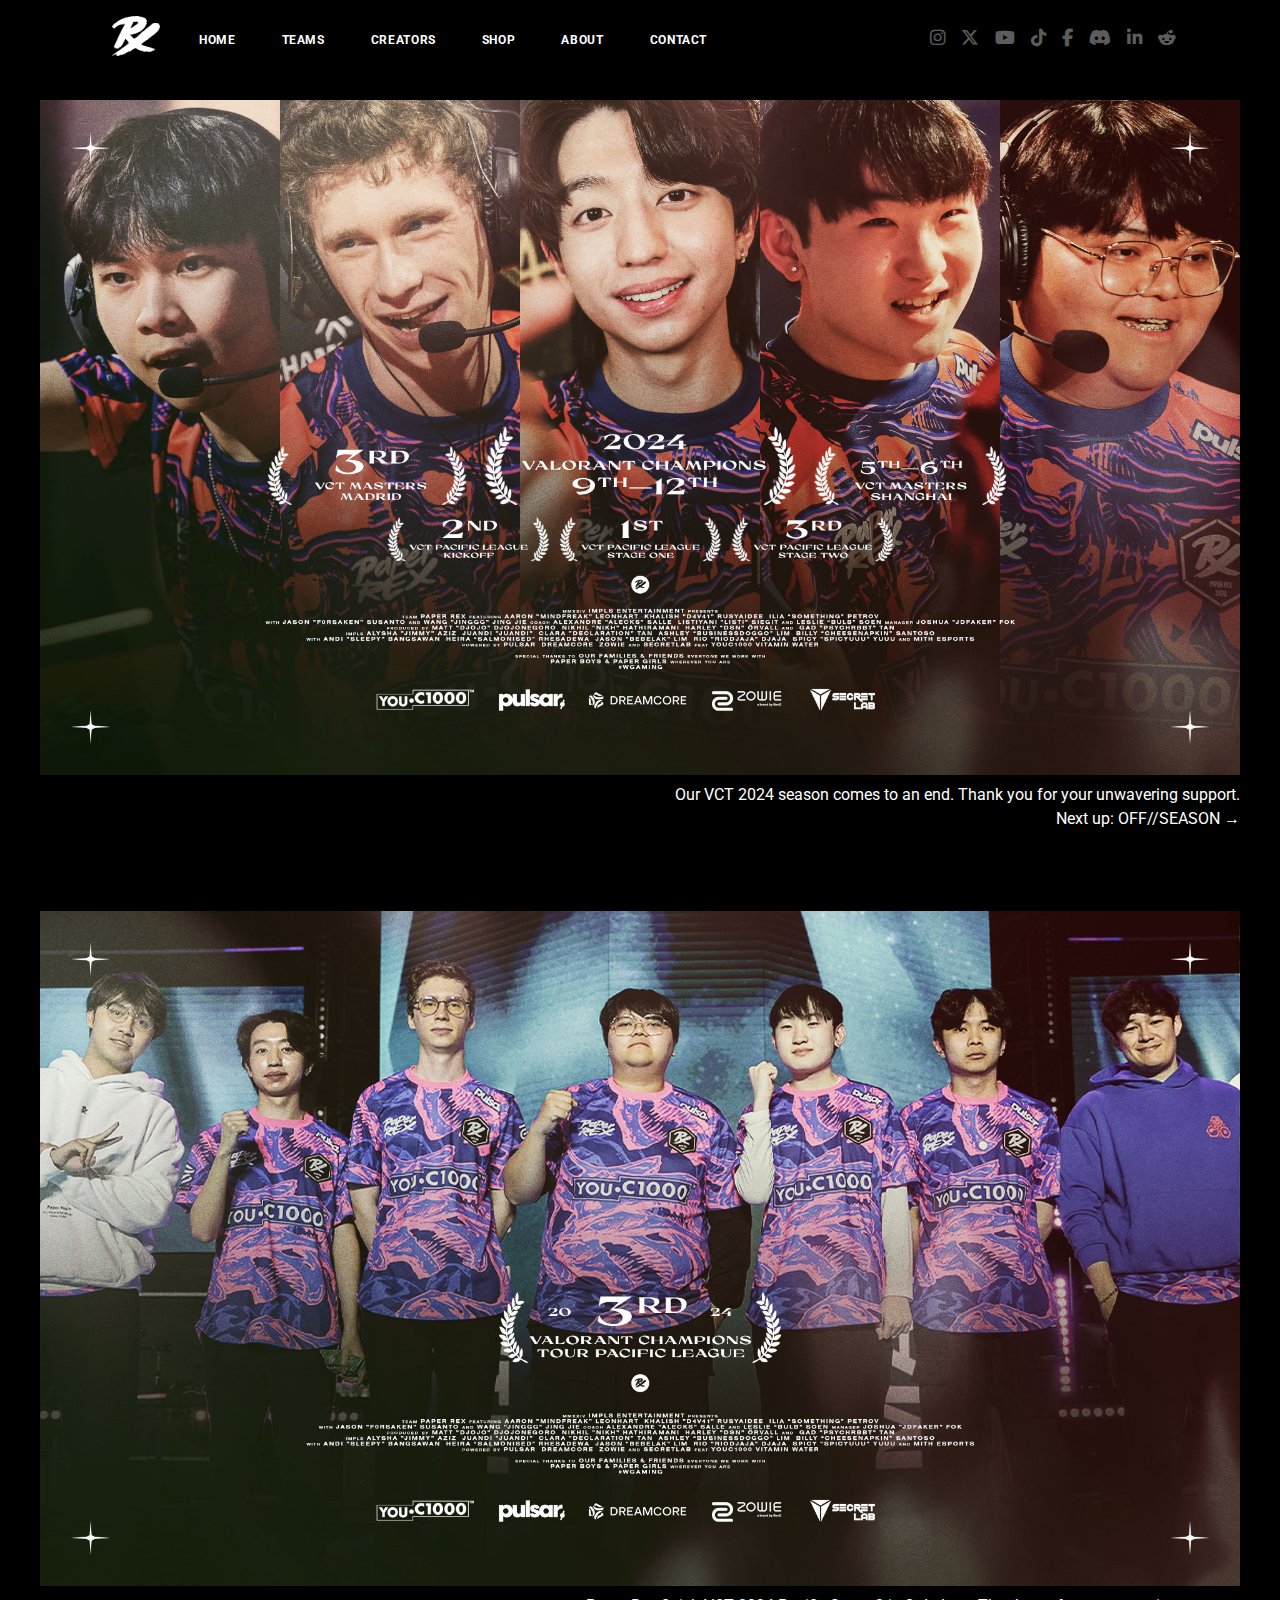
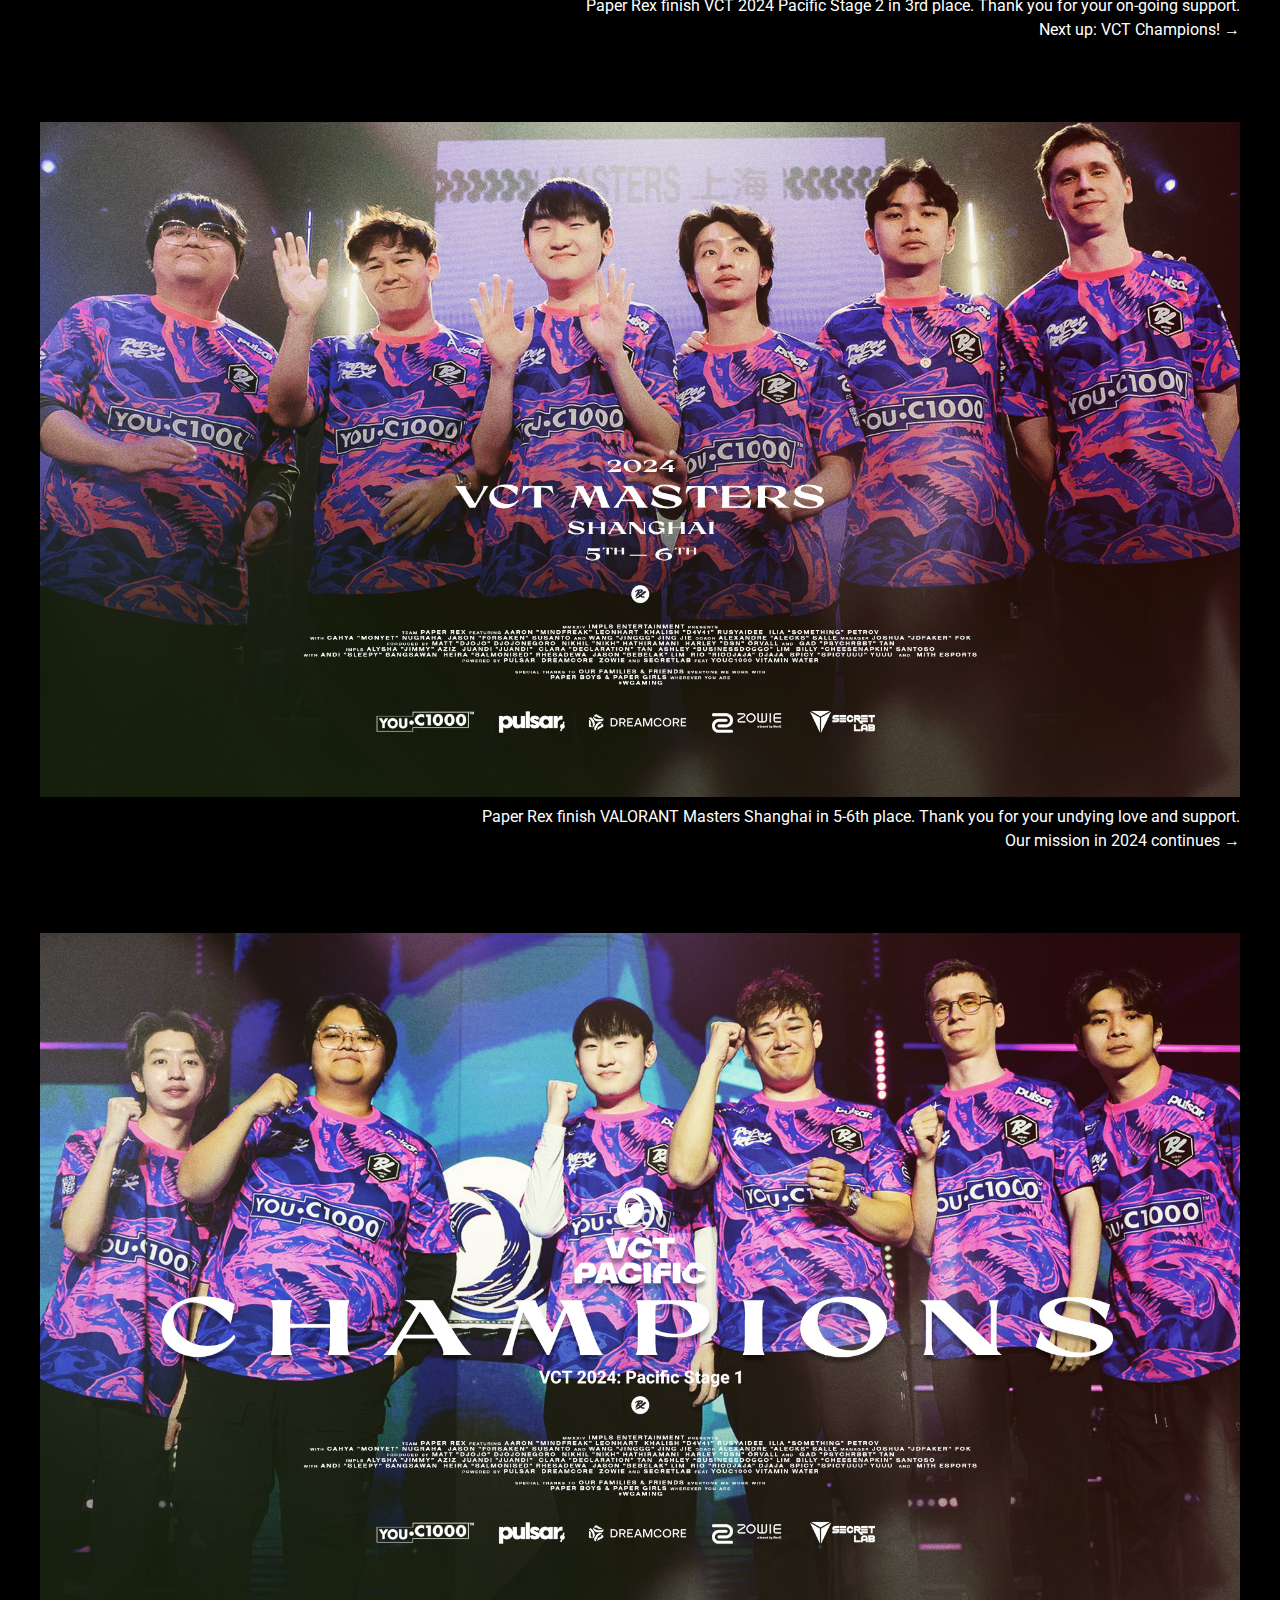
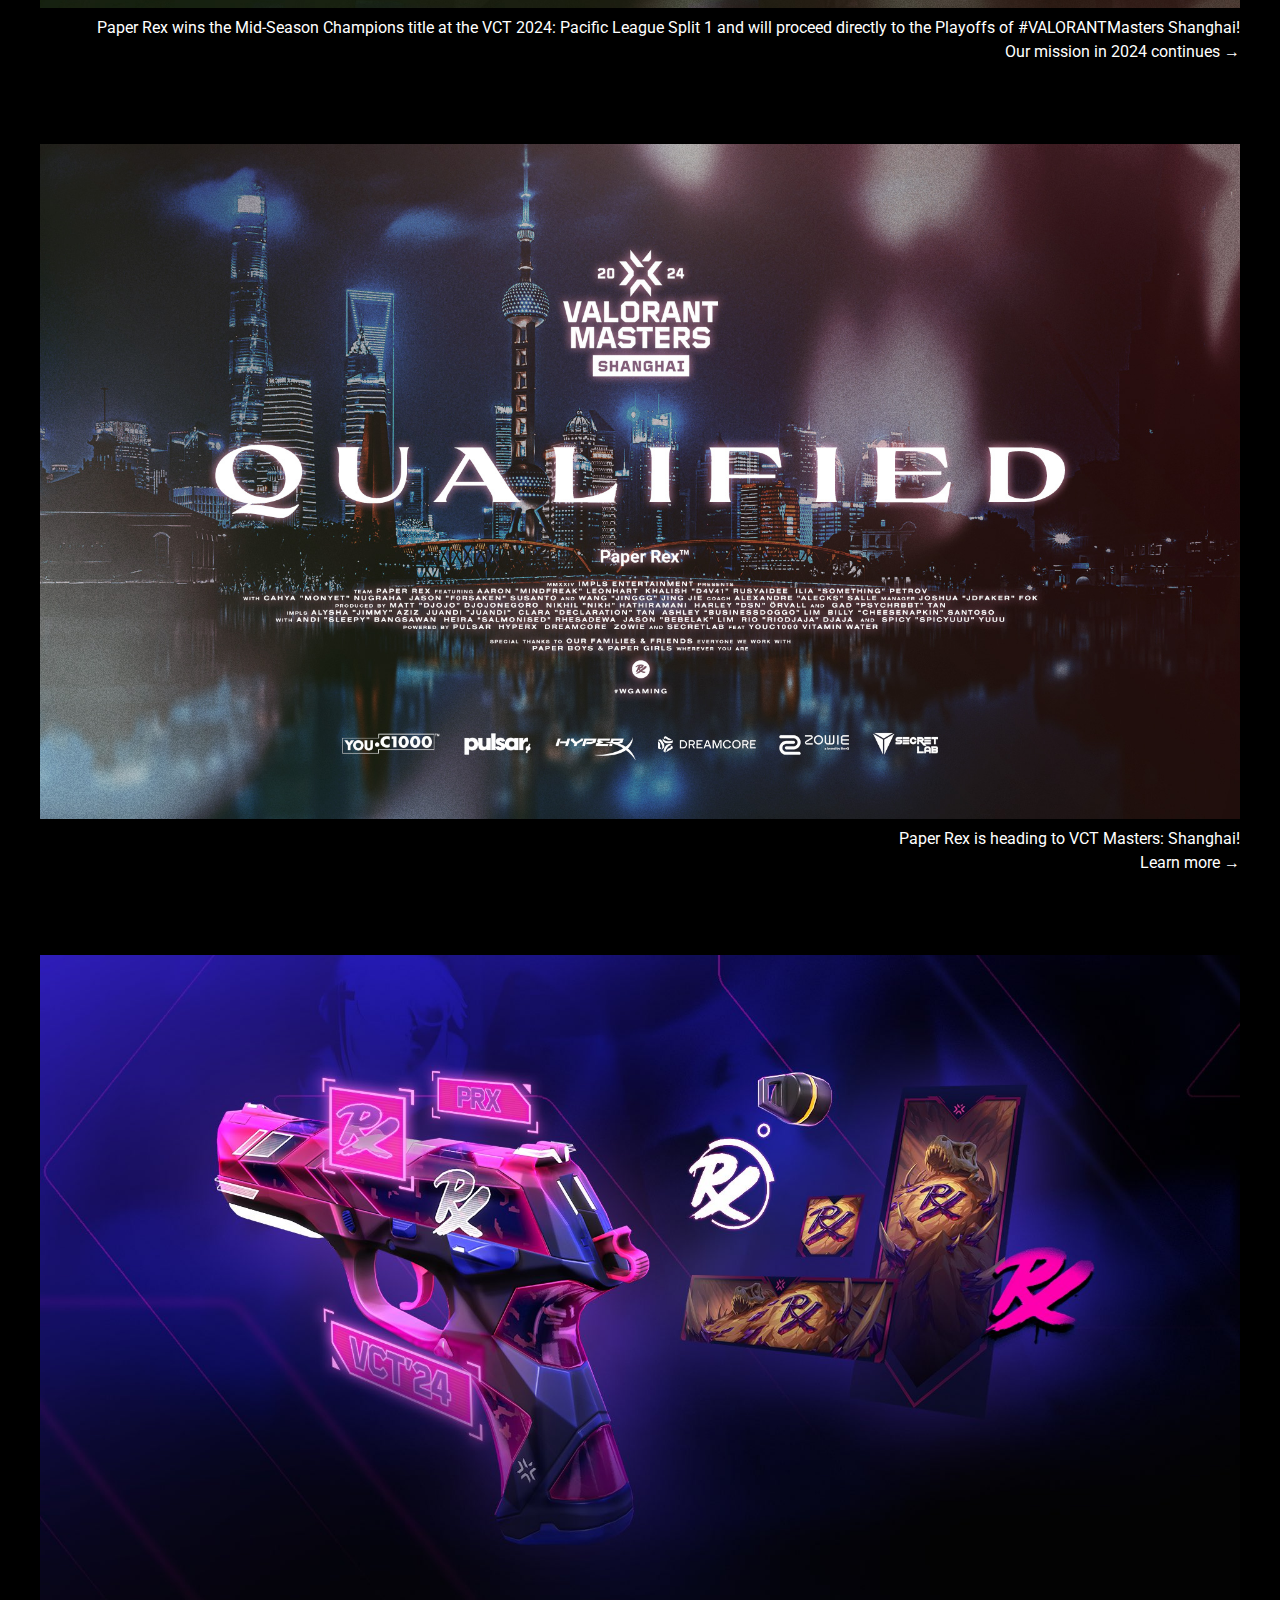
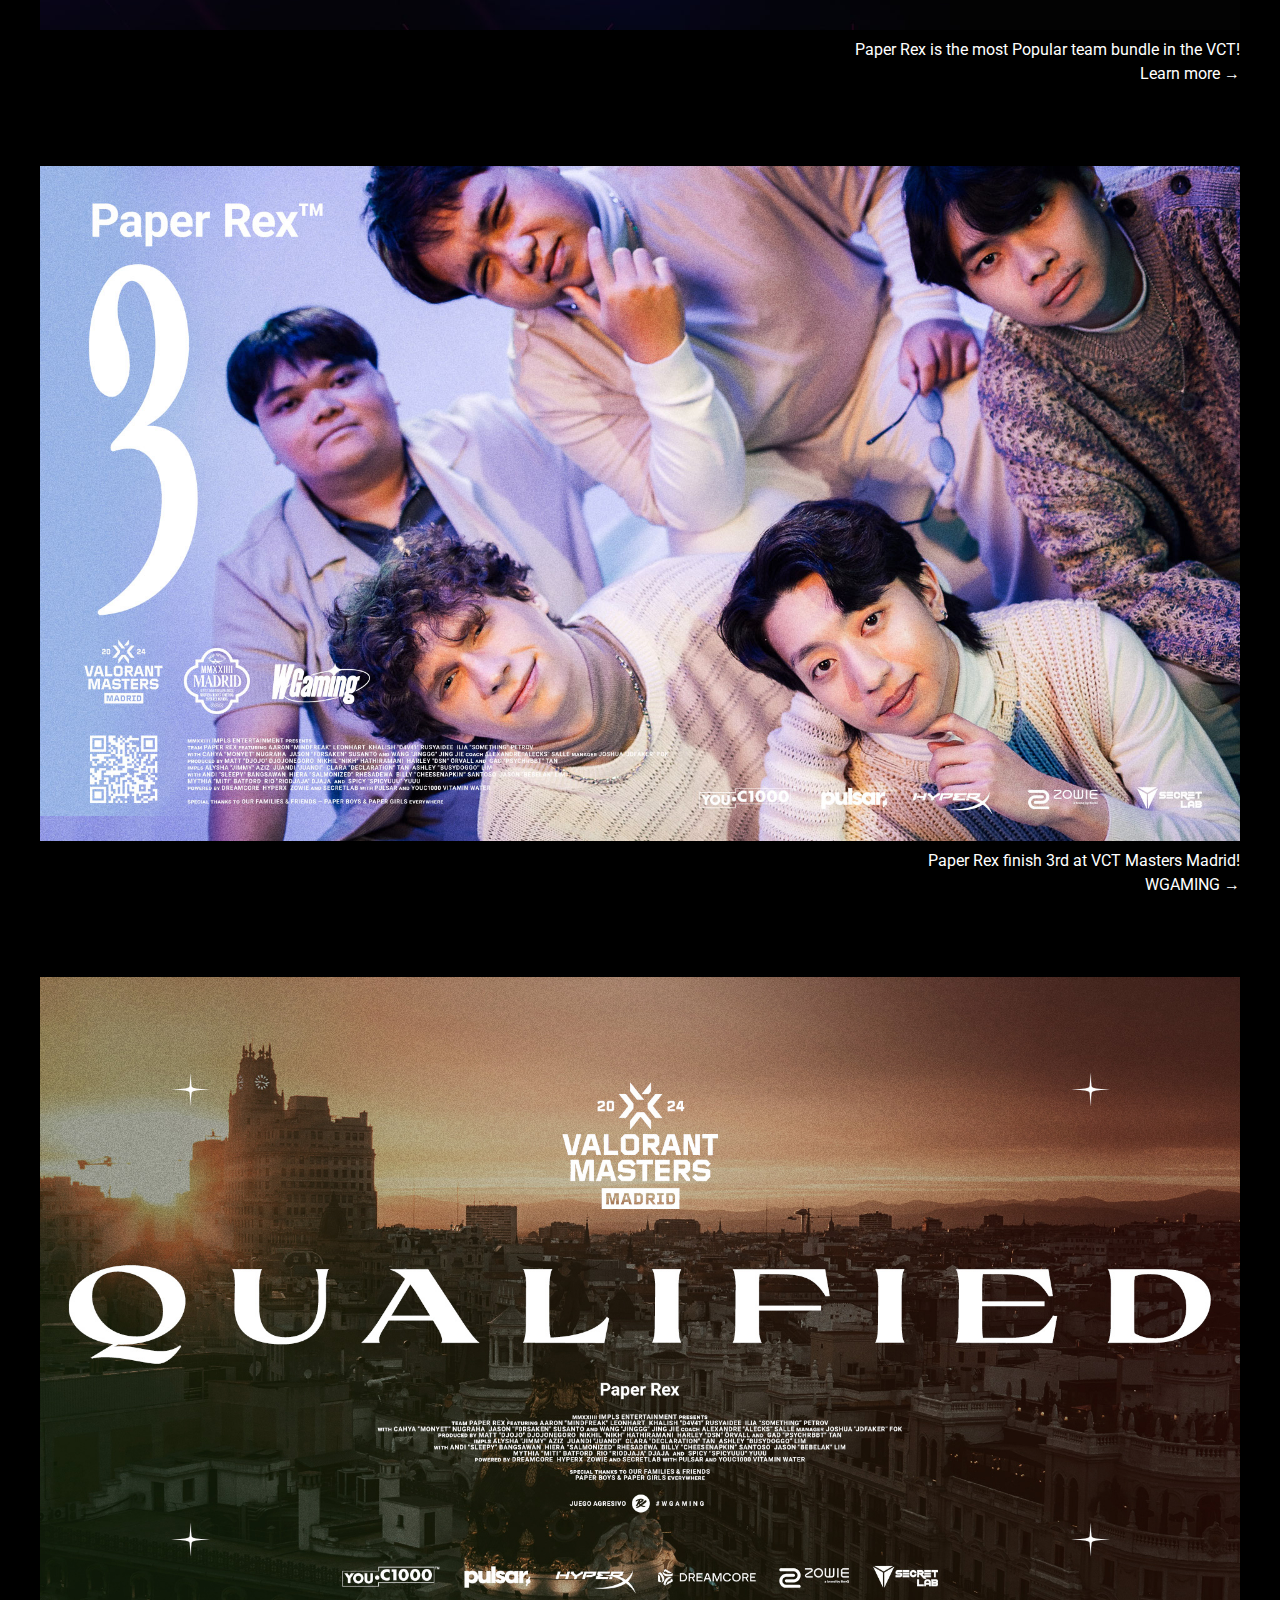
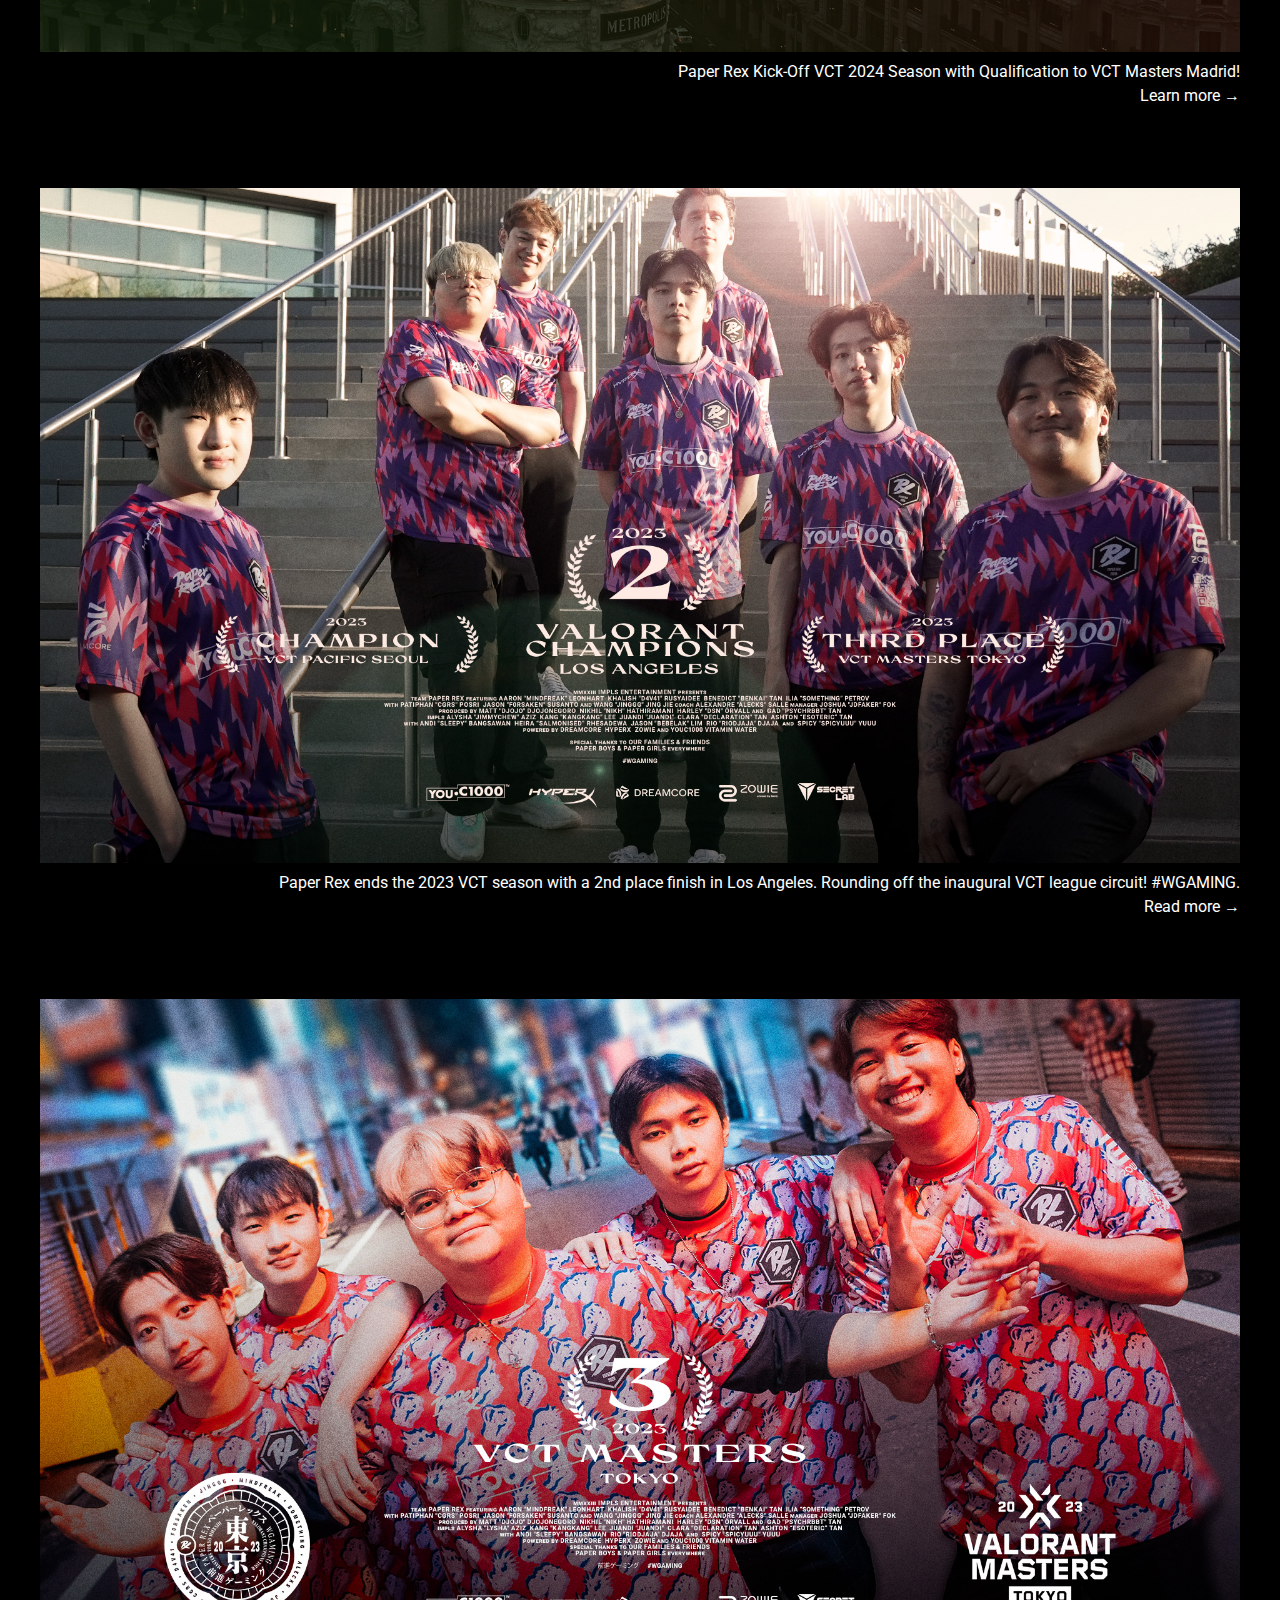
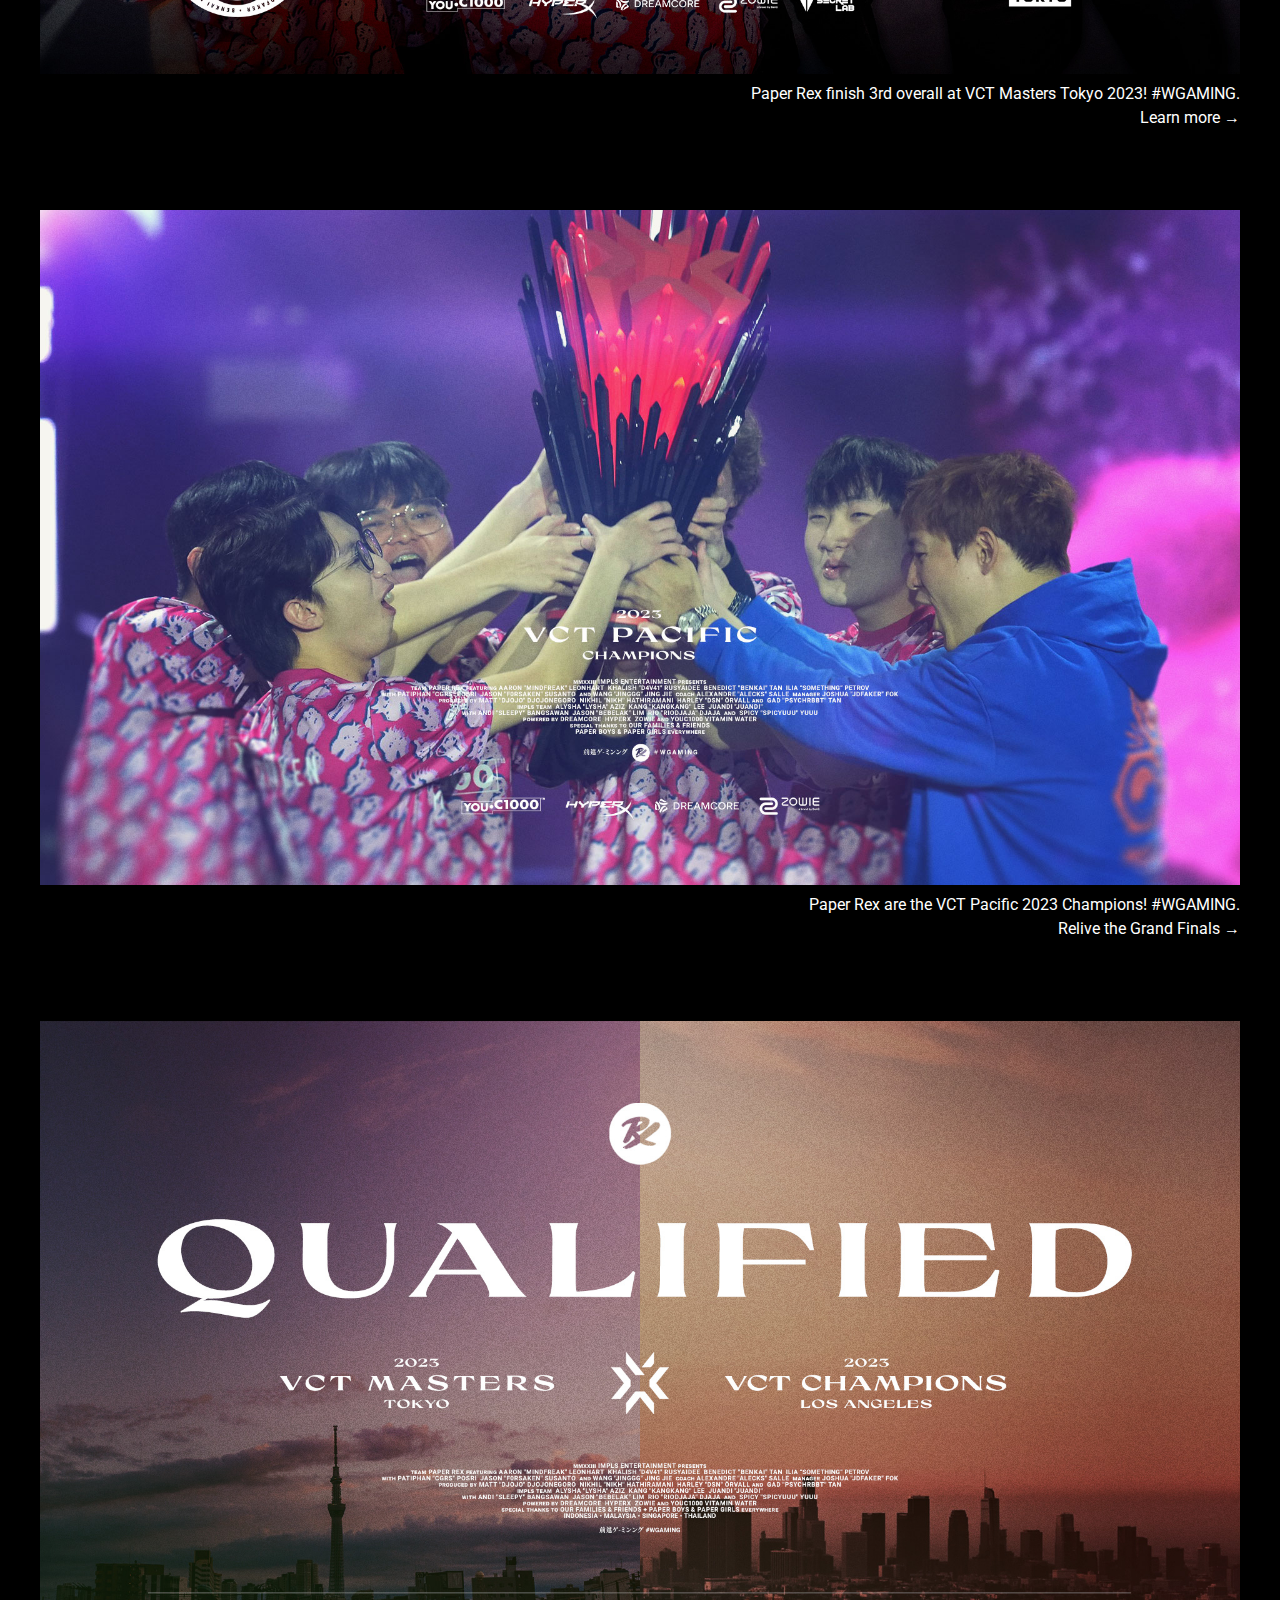
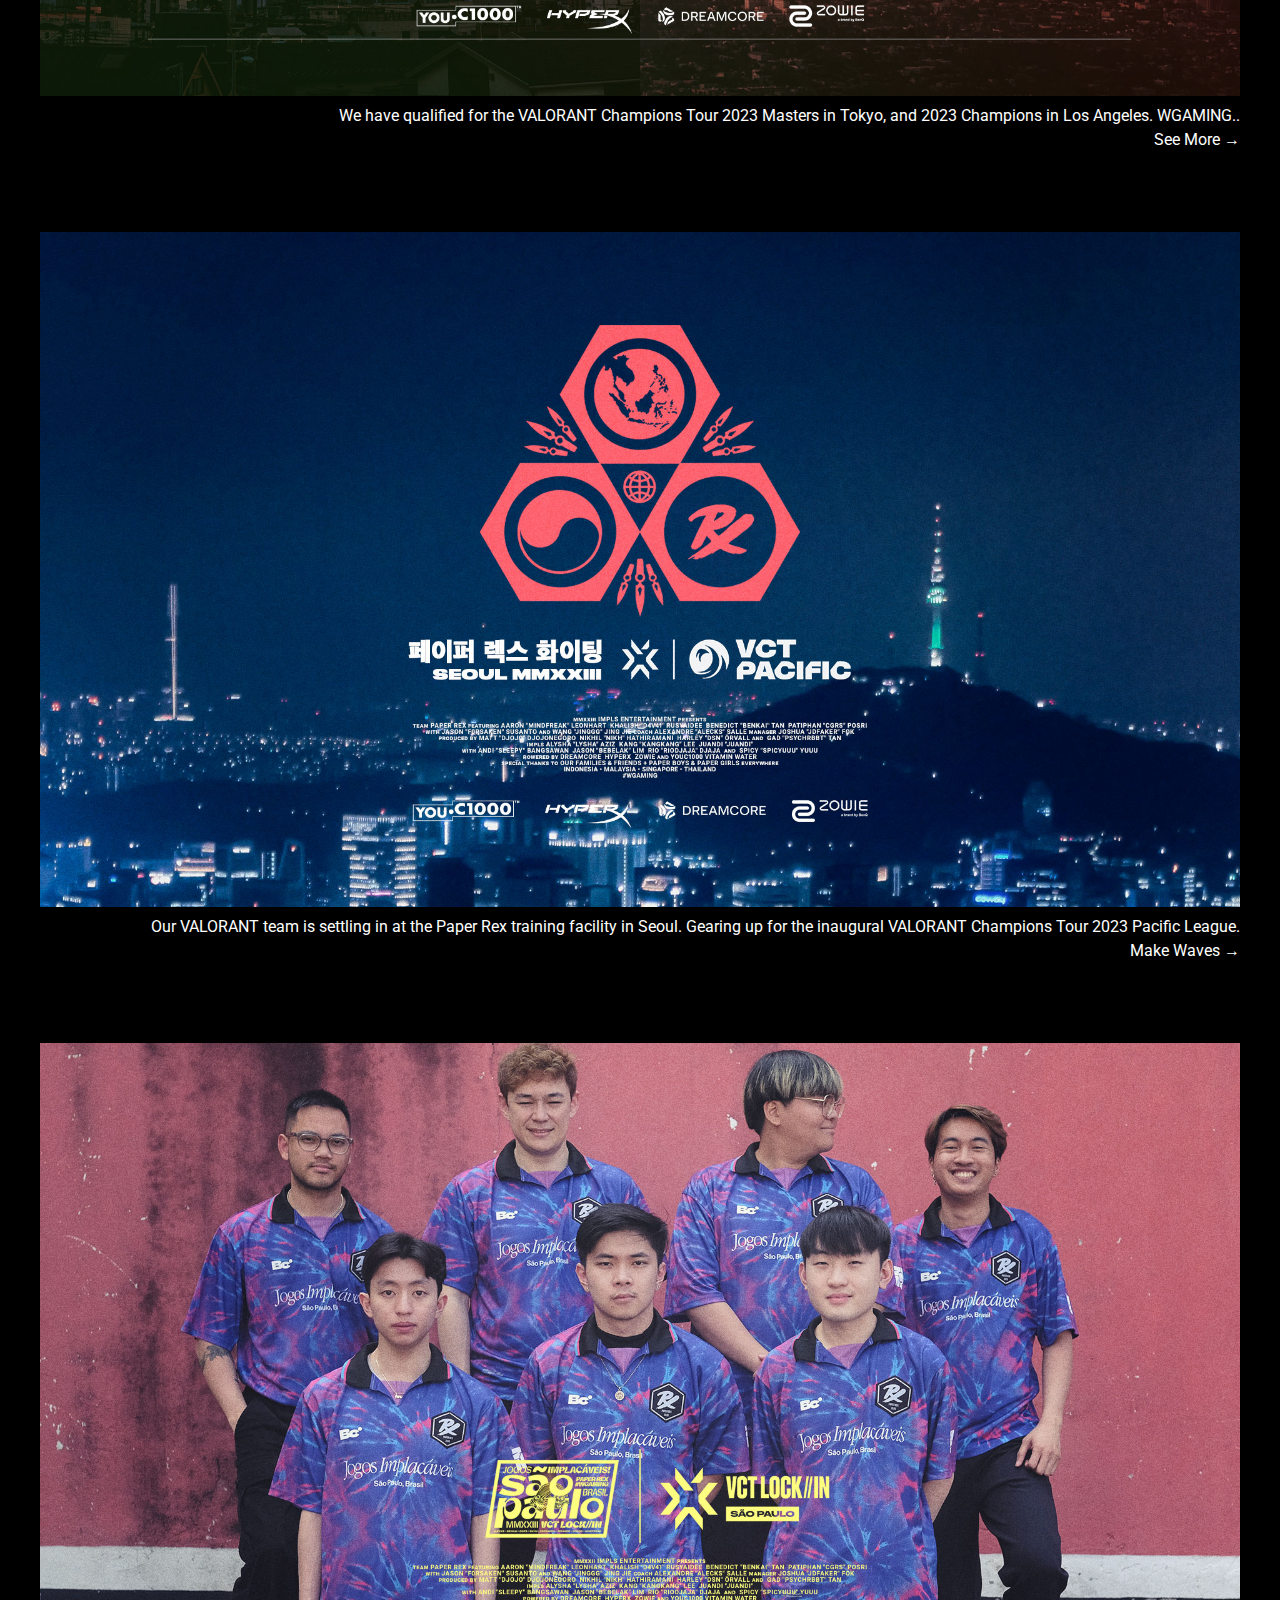
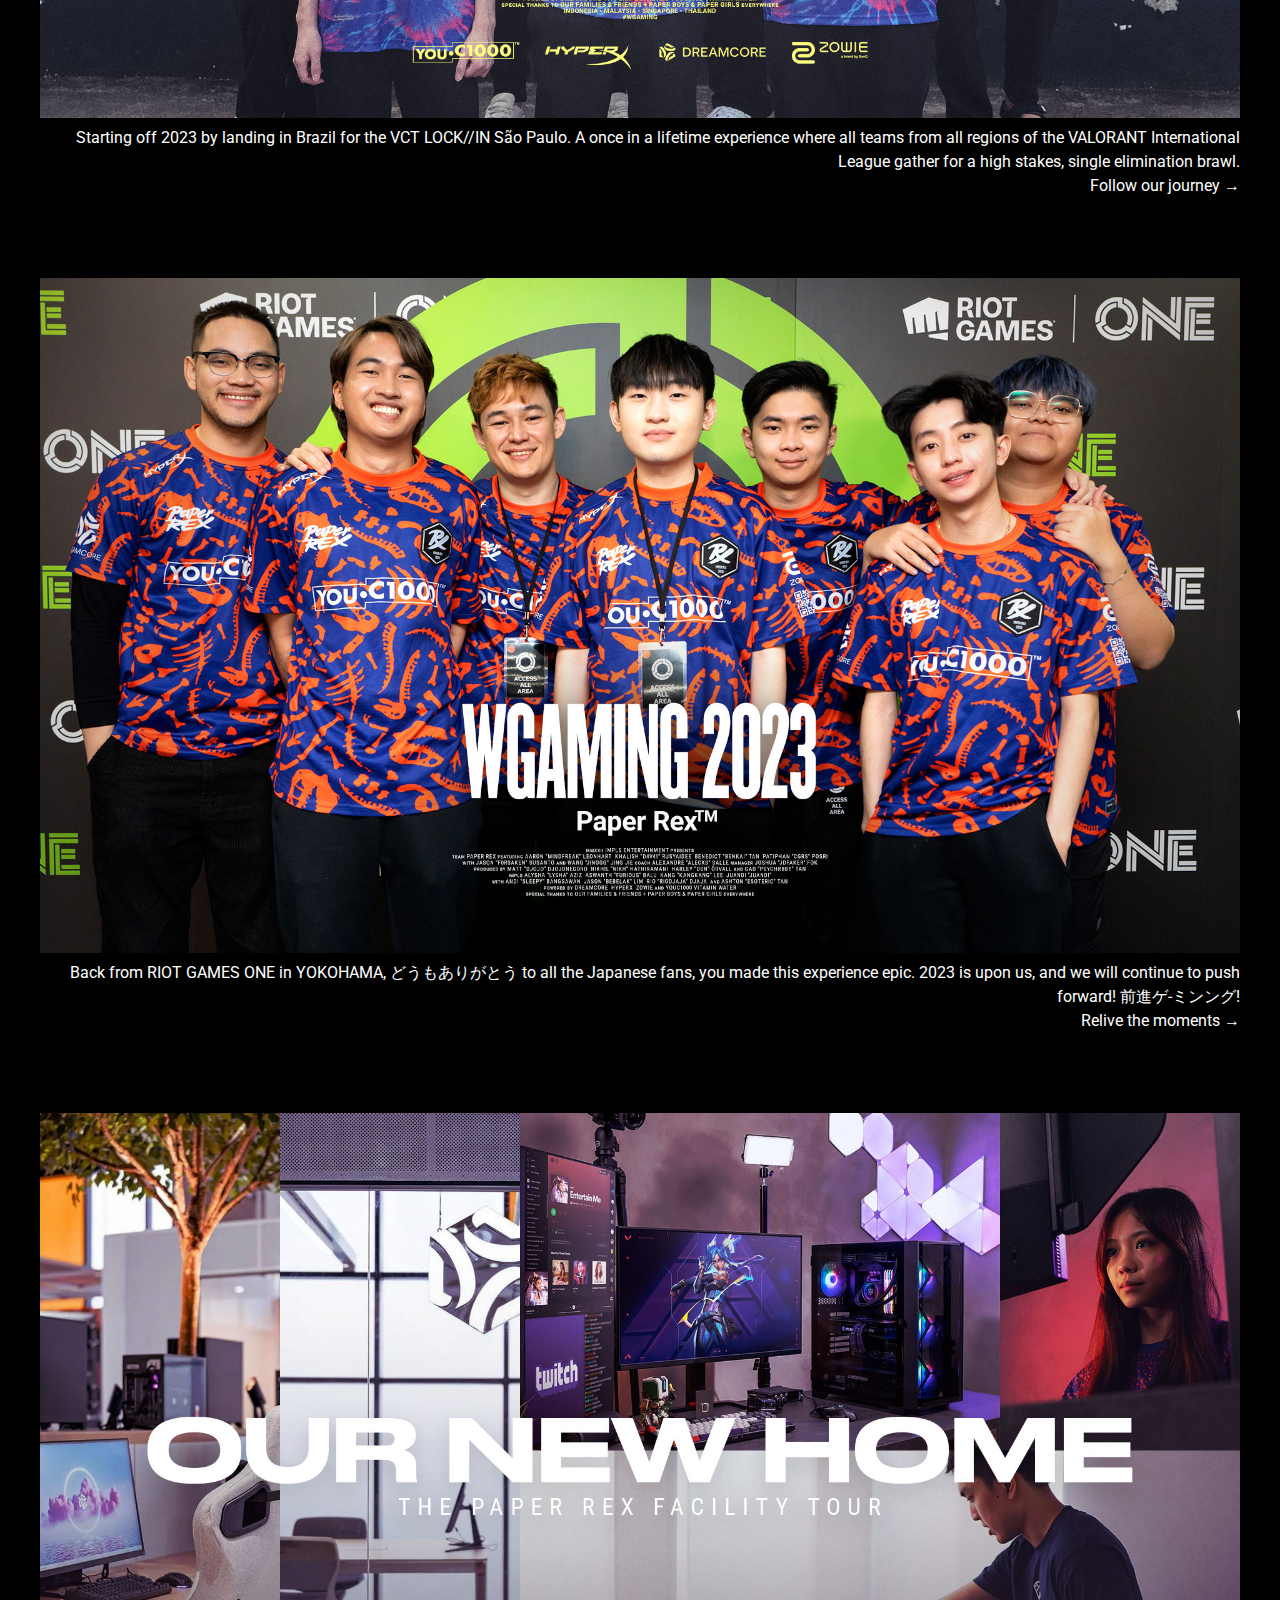
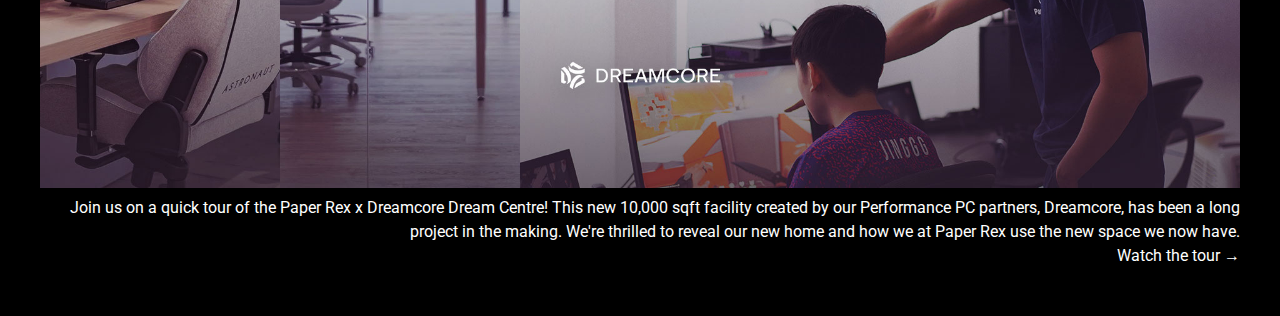
<file: index.html>
<!DOCTYPE html>
<html lang="en">
<head>
    <meta charset="UTF-8">
    <meta name="viewport" content="width=device-width, initial-scale=1.0">
    <!---- css ---->
    <link rel="stylesheet" href="assets/css/style.css">
    <!---- font ---->
    <link rel="preconnect" href="https://fonts.googleapis.com">
    <link rel="preconnect" href="https://fonts.gstatic.com" crossorigin>
    <link href="https://fonts.googleapis.com/css2?family=Roboto:ital,wght@0,100;0,300;0,400;0,500;0,700;0,900;1,100;1,300;1,400;1,500;1,700;1,900&display=swap" rel="stylesheet">
    <!---- font awesome ---->
    <link href="assets/fontawesome/css/fontawesome.css" rel="stylesheet" />
    <link href="assets/fontawesome/css/brands.css" rel="stylesheet" />
    <link href="assets/fontawesome/css/solid.css" rel="stylesheet" />
    <link rel="icon" href="assets/icon/icon-prx.png" type="image/x-icon">
    <title>Paper Rex Esports | Home</title>
</head>
<body>
    <header id="navbar" class="navbar-container">
        <script>
            fetch('component/navbar.html')
                .then(response => response.text())
                .then(data => {
                    document.getElementById('navbar').innerHTML = data;
                })
                .catch(error => console.error('Error loading navbar:', error));
        </script>
    </header>
    <main>
        <div class="content">
            <section id="banner">
                <img src="assets/img/banner/champs2024-milestone.jpg" alt="">
                <div class="text">
                    <p>Our VCT 2024 season comes to an end. Thank you for your unwavering support.<br>
                        <a href="">Next up: OFF//SEASON →</a></p>
                </div>
            </section>
            <section id="banner">
                <img src="assets/img/banner/split2-milestone.jpg" alt="">
                <div class="text">
                    <p>Paper Rex finish VCT 2024 Pacific Stage 2 in 3rd place. Thank you for your on-going support.<br>
                        <a href="">Next up: VCT Champions! →</a></p>
                </div>
            </section>
            <section id="banner">
                <img src="assets/img/banner/milestone-shanghai.jpg" alt="">
                <div class="text">
                    <p>Paper Rex finish VALORANT Masters Shanghai in 5-6th place. Thank you for your undying love and support.<br>
                        <a href="">Our mission in 2024 continues →</a></p>
                </div>
            </section>
            <section id="banner">
                <img src="assets/img/banner/pacific-champions-milestone.jpg" alt="">
                <div class="text">
                    <p>Paper Rex wins the Mid-Season Champions title at the VCT 2024: Pacific League Split 1 and will proceed directly to the Playoffs of #VALORANTMasters Shanghai!<br>
                        <a href="">Our mission in 2024 continues →</a></p>
                </div>
            </section>
            <section id="banner">
                <img src="assets/img/banner/shanghai-qualified.jpg" alt="">
                <div class="text">
                    <p>Paper Rex is heading to VCT Masters: Shanghai!<br>
                        <a href="">Learn more →</a></p>
                </div>
            </section>
            <section id="banner">
                <img src="assets/img/banner/prx-capsule-hero.jpg" alt="">
                <div class="text">
                    <p>Paper Rex is the most Popular team bundle in the VCT!<br>
                        <a href="">Learn more →</a></p>
                </div>
            </section>
            <section id="banner">
                <img src="assets/img/banner/milestone-post-madrid.jpg" alt="">
                <div class="text">
                    <p>Paper Rex finish 3rd at VCT Masters Madrid!<br>
                        <a href="">WGAMING →</a></p>
                </div>
            </section>
            <section id="banner">
                <img src="assets/img/banner/madrid-qualified.jpg" alt="">
                <div class="text">
                    <p>Paper Rex Kick-Off VCT 2024 Season with Qualification to VCT Masters Madrid!<br>
                        <a href="">Learn more →</a></p>
                </div>
            </section>
            <section id="banner">
                <img src="assets/img/banner/milestone-la-02.jpg" alt="">
                <div class="text">
                    <p>Paper Rex ends the 2023 VCT season with a 2nd place finish in Los Angeles. Rounding off the inaugural VCT league circuit! #WGAMING.<br>
                        <a href="">Read more →</a></p>
                </div>
            </section>
            <section id="banner">
                <img src="assets/img/banner/milestone-tokyo.jpg" alt="">
                <div class="text">
                    <p>Paper Rex finish 3rd overall at VCT Masters Tokyo 2023! #WGAMING.<br>
                        <a href="">Learn more →</a></p>
                </div>
            </section>
            <section id="banner">
                <img src="assets/img/banner/vct-pacific-winner.jpg" alt="">
                <div class="text">
                    <p>Paper Rex are the VCT Pacific 2023 Champions! #WGAMING.<br>
                        <a href="">Relive the Grand Finals →</a></p>
                </div>
            </section>
            <section id="banner">
                <img src="assets/img/banner/qualified.jpg" alt="">
                <div class="text">
                    <p>We have qualified for the VALORANT Champions Tour 2023 Masters in Tokyo, and 2023 Champions in Los Angeles. WGAMING..<br>
                        <a href="">See More →</a></p>
                </div>
            </section>
            <section id="banner">
                <img src="assets/img/banner/prx-seoul-wallpaper.jpg" alt="">
                <div class="text">
                    <p>Our VALORANT team is settling in at the Paper Rex training facility in Seoul. Gearing up for the inaugural VALORANT Champions Tour 2023 Pacific League.<br>
                        <a href="">Make Waves →</a></p>
                </div>
            </section>
            <section id="banner">
                <img src="assets/img/banner/prx-brazil-wallpaper.jpg" alt="">
                <div class="text">
                    <p>Starting off 2023 by landing in Brazil for the VCT LOCK//IN São Paulo. A once in a lifetime experience where all teams from all regions of the VALORANT International League gather for a high stakes, single elimination brawl.<br>
                        <a href="">Follow our journey →</a></p>
                </div>
            </section>
            <section id="banner">
                <img src="assets/img/banner/2023-website-hero.jpg" alt="">
                <div class="text">
                    <p>Back from RIOT GAMES ONE in YOKOHAMA, どうもありがとう to all the Japanese fans, you made this experience epic. 2023 is upon us, and we will continue to push forward! 前進ゲ-ミンング!<br>
                        <a href="">Relive the moments →</a></p>
                </div>
            </section>
            <section id="banner">
                <img src="assets/img/banner/our-new-home.jpg" alt="">
                <div class="text">
                    <p>Join us on a quick tour of the Paper Rex x Dreamcore Dream Centre! This new 10,000 sqft facility created by our Performance PC partners, Dreamcore, has been a long project in the making. 
                        We're thrilled to reveal our new home and how we at Paper Rex use the new space we now have.<br>
                        <a href="">Watch the tour →</a></p>
                </div>
            </section>
        </div>
    </main>
</body>
</html>
</file>
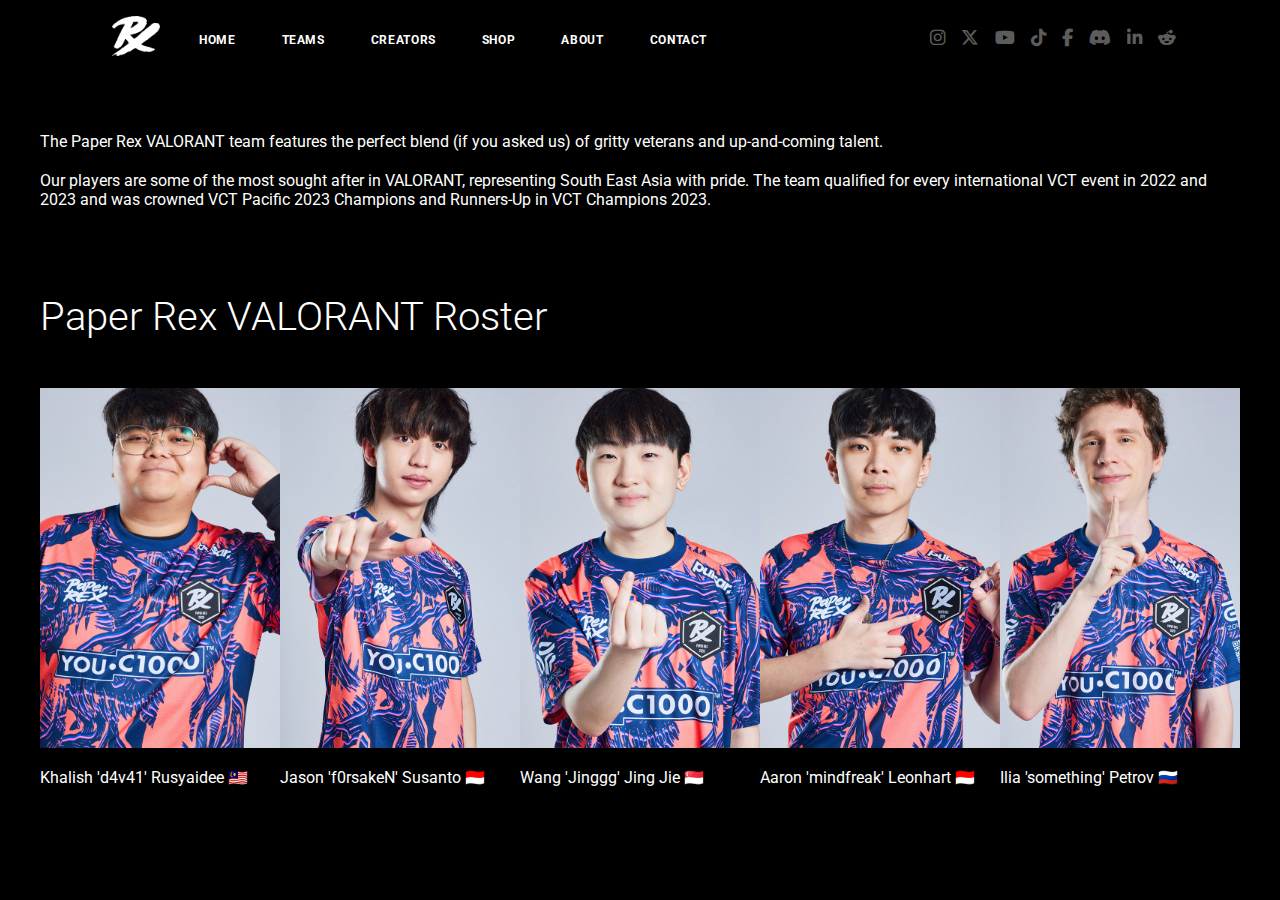
<file: pages/teams.html>
<!DOCTYPE html>
<html lang="en">
<head>
    <meta charset="UTF-8">
    <meta name="viewport" content="width=device-width, initial-scale=1.0">
    <!---- css ---->
    <link rel="stylesheet" href="../assets/css/style.css">
    <link rel="stylesheet" href="../assets/css/teams.css">
    <!---- font ---->
    <link rel="preconnect" href="https://fonts.googleapis.com">
    <link rel="preconnect" href="https://fonts.gstatic.com" crossorigin>
    <link href="https://fonts.googleapis.com/css2?family=Roboto:ital,wght@0,100;0,300;0,400;0,500;0,700;0,900;1,100;1,300;1,400;1,500;1,700;1,900&display=swap" rel="stylesheet">
    <!---- font awesome ---->
    <link href="../assets/fontawesome/css/fontawesome.css" rel="stylesheet" />
    <link href="../assets/fontawesome/css/brands.css" rel="stylesheet" />
    <link href="../assets/fontawesome/css/solid.css" rel="stylesheet" />
    <link rel="icon" href="../assets/icon/icon-prx.png" type="image/x-icon">
    <title>Teams | Paper Rex Esports</title>
</head>
<body>
    <header id="navbar" class="navbar-container"></header>
        <script>
            fetch('../component/navbar.html')
                .then(response => response.text())
                .then(data => {
                    document.getElementById('navbar').innerHTML = data;
                })
                .catch(error => console.error('Error loading navbar:', error));
        </script>
    </header>
    <main>
        <div class="content">
            <section>
                <div class="desc-teams">
                    <p>The Paper Rex VALORANT team features the perfect blend (if you asked us) of gritty veterans and up-and-coming talent.</p>
                    <p>Our players are some of the most sought after in VALORANT, representing South East Asia with pride. The team qualified 
                        for every international VCT event in 2022 and 2023 and was crowned VCT Pacific 2023 Champions and Runners-Up in VCT Champions 2023.</p>
                </div>
            </section>
            <section>
                <h1>
                    Paper Rex VALORANT Roster
                </h1>
            </section>
            <section>
                <div class="card-container">
                    <div class="card-teams">
                        <img src="/assets/img/roaster/2024-champs-davai-640x960.jpg" alt="">
                        <p>Khalish 'd4v41' Rusyaidee 🇲🇾</p>
                    </div>
                    <div class="card-teams">
                        <img src="/assets/img/roaster/2024-champs-forsaken-640x960.jpg" alt="">
                        <p>Jason 'f0rsakeN' Susanto 🇮🇩</p>
                    </div>
                    <div class="card-teams">
                        <img src="/assets/img/roaster/2024-champs-jinggg-640x960.jpg" alt="">
                        <p>Wang 'Jinggg' Jing Jie 🇸🇬</p>
                    </div>
                    <div class="card-teams">
                        <img src="/assets/img/roaster/2024-champs-mindfreak-640x960.jpg" alt="">
                        <p>Aaron 'mindfreak' Leonhart 🇮🇩</p>
                    </div>
                    <div class="card-teams">
                        <img src="/assets/img/roaster/2024-champs-something-640x960.jpg" alt="">
                        <p>Ilia 'something' Petrov 🇷🇺</p>
                    </div>
                </div>
            </section>
        </div>
    </main>
</body>
</html>
</file>
<file: assets/css/style.css>
*,
*::before,
*::after {
    box-sizing: border-box;
}

body{
    height: 100hv;
    margin: 0;
    background-color: #000;
    color: #fff;
    font-family: "Roboto", sans-serif;
}

header.navbar-container{
    width: 100%;
    padding-top: 8px;
    display: flex;
    justify-content: space-around;
    align-items: center;
}

header.navbar-container .logo img{
    width: 64px;
    padding: 8px;
}

header.navbar-container .nav-list ul{
    padding-left: 0;
    margin: 0;
    display: flex;
    justify-content: center;
    align-items: center;
    gap: 2rem 1rem;
}

header.navbar-container .nav-list li{
    list-style-type: none;
}

header.navbar-container .nav-list li a{
    text-decoration: none;
    text-transform: uppercase;
    font-size: .75rem;
    font-weight: 700;
    letter-spacing: .04rem;
    color: #fff;
    padding: 0 15px;
    transition: all .2s ease-in-out;
}

header.navbar-container .nav-list li:hover a{
    color: #fff;
}

header.navbar-container .social-media{
    display: flex;
    justify-content: space-around;
    align-items: center;
    gap: 1rem;
}

header.navbar-container .social-media a{
    text-decoration: none;
    font-size: 1.1rem;
    font-weight: 300;
    color: #fff;
    opacity: 36%;
}

header.navbar-container .social-media a:hover{
    color: #ffe239;
    opacity: 1;
}

.content #banner{
    padding-bottom: 48px;
}

.content img{
    max-width: 100%;
    padding: 32px 40px 4px 40px;
}

.content .text{
    line-height: 1.5rem;
    text-align: right;
    padding-right: 40px;
    padding-left: 40px;
}

.content .text p{
    margin: 0;
}

.content .text a{
    text-decoration: none;
    color: #fff;
}

.content .text:hover a{
    text-decoration: underline;
}
</file>
<file: assets/css/teams.css>
.content{
    margin-inline: auto;
    max-width: 1200px;
}

.content .desc-teams{
    padding-top: 64px;
    padding-bottom: 64px;
}

.content .desc-teams p{
    margin: 0 0 1.25rem;
}

.content h1{
    margin: 0;
    font-weight: 300;
    font-size: 2.525rem;
    padding-bottom: 48px;
}

.card-container{
    display: flex;
}

.card-container .card-teams img{
    padding: 0;
    width: 100%;
}
</file>
<file: assets/fontawesome/css/brands.css>
/*!
 * Font Awesome Free 6.6.0 by @fontawesome - https://fontawesome.com
 * License - https://fontawesome.com/license/free (Icons: CC BY 4.0, Fonts: SIL OFL 1.1, Code: MIT License)
 * Copyright 2024 Fonticons, Inc.
 */
:root, :host {
  --fa-style-family-brands: 'Font Awesome 6 Brands';
  --fa-font-brands: normal 400 1em/1 'Font Awesome 6 Brands'; }

@font-face {
  font-family: 'Font Awesome 6 Brands';
  font-style: normal;
  font-weight: 400;
  font-display: block;
  src: url("../webfonts/fa-brands-400.woff2") format("woff2"), url("../webfonts/fa-brands-400.ttf") format("truetype"); }

.fab,
.fa-brands {
  font-weight: 400; }

.fa-monero:before {
  content: "\f3d0"; }

.fa-hooli:before {
  content: "\f427"; }

.fa-yelp:before {
  content: "\f1e9"; }

.fa-cc-visa:before {
  content: "\f1f0"; }

.fa-lastfm:before {
  content: "\f202"; }

.fa-shopware:before {
  content: "\f5b5"; }

.fa-creative-commons-nc:before {
  content: "\f4e8"; }

.fa-aws:before {
  content: "\f375"; }

.fa-redhat:before {
  content: "\f7bc"; }

.fa-yoast:before {
  content: "\f2b1"; }

.fa-cloudflare:before {
  content: "\e07d"; }

.fa-ups:before {
  content: "\f7e0"; }

.fa-pixiv:before {
  content: "\e640"; }

.fa-wpexplorer:before {
  content: "\f2de"; }

.fa-dyalog:before {
  content: "\f399"; }

.fa-bity:before {
  content: "\f37a"; }

.fa-stackpath:before {
  content: "\f842"; }

.fa-buysellads:before {
  content: "\f20d"; }

.fa-first-order:before {
  content: "\f2b0"; }

.fa-modx:before {
  content: "\f285"; }

.fa-guilded:before {
  content: "\e07e"; }

.fa-vnv:before {
  content: "\f40b"; }

.fa-square-js:before {
  content: "\f3b9"; }

.fa-js-square:before {
  content: "\f3b9"; }

.fa-microsoft:before {
  content: "\f3ca"; }

.fa-qq:before {
  content: "\f1d6"; }

.fa-orcid:before {
  content: "\f8d2"; }

.fa-java:before {
  content: "\f4e4"; }

.fa-invision:before {
  content: "\f7b0"; }

.fa-creative-commons-pd-alt:before {
  content: "\f4ed"; }

.fa-centercode:before {
  content: "\f380"; }

.fa-glide-g:before {
  content: "\f2a6"; }

.fa-drupal:before {
  content: "\f1a9"; }

.fa-jxl:before {
  content: "\e67b"; }

.fa-dart-lang:before {
  content: "\e693"; }

.fa-hire-a-helper:before {
  content: "\f3b0"; }

.fa-creative-commons-by:before {
  content: "\f4e7"; }

.fa-unity:before {
  content: "\e049"; }

.fa-whmcs:before {
  content: "\f40d"; }

.fa-rocketchat:before {
  content: "\f3e8"; }

.fa-vk:before {
  content: "\f189"; }

.fa-untappd:before {
  content: "\f405"; }

.fa-mailchimp:before {
  content: "\f59e"; }

.fa-css3-alt:before {
  content: "\f38b"; }

.fa-square-reddit:before {
  content: "\f1a2"; }

.fa-reddit-square:before {
  content: "\f1a2"; }

.fa-vimeo-v:before {
  content: "\f27d"; }

.fa-contao:before {
  content: "\f26d"; }

.fa-square-font-awesome:before {
  content: "\e5ad"; }

.fa-deskpro:before {
  content: "\f38f"; }

.fa-brave:before {
  content: "\e63c"; }

.fa-sistrix:before {
  content: "\f3ee"; }

.fa-square-instagram:before {
  content: "\e055"; }

.fa-instagram-square:before {
  content: "\e055"; }

.fa-battle-net:before {
  content: "\f835"; }

.fa-the-red-yeti:before {
  content: "\f69d"; }

.fa-square-hacker-news:before {
  content: "\f3af"; }

.fa-hacker-news-square:before {
  content: "\f3af"; }

.fa-edge:before {
  content: "\f282"; }

.fa-threads:before {
  content: "\e618"; }

.fa-napster:before {
  content: "\f3d2"; }

.fa-square-snapchat:before {
  content: "\f2ad"; }

.fa-snapchat-square:before {
  content: "\f2ad"; }

.fa-google-plus-g:before {
  content: "\f0d5"; }

.fa-artstation:before {
  content: "\f77a"; }

.fa-markdown:before {
  content: "\f60f"; }

.fa-sourcetree:before {
  content: "\f7d3"; }

.fa-google-plus:before {
  content: "\f2b3"; }

.fa-diaspora:before {
  content: "\f791"; }

.fa-foursquare:before {
  content: "\f180"; }

.fa-stack-overflow:before {
  content: "\f16c"; }

.fa-github-alt:before {
  content: "\f113"; }

.fa-phoenix-squadron:before {
  content: "\f511"; }

.fa-pagelines:before {
  content: "\f18c"; }

.fa-algolia:before {
  content: "\f36c"; }

.fa-red-river:before {
  content: "\f3e3"; }

.fa-creative-commons-sa:before {
  content: "\f4ef"; }

.fa-safari:before {
  content: "\f267"; }

.fa-google:before {
  content: "\f1a0"; }

.fa-square-font-awesome-stroke:before {
  content: "\f35c"; }

.fa-font-awesome-alt:before {
  content: "\f35c"; }

.fa-atlassian:before {
  content: "\f77b"; }

.fa-linkedin-in:before {
  content: "\f0e1"; }

.fa-digital-ocean:before {
  content: "\f391"; }

.fa-nimblr:before {
  content: "\f5a8"; }

.fa-chromecast:before {
  content: "\f838"; }

.fa-evernote:before {
  content: "\f839"; }

.fa-hacker-news:before {
  content: "\f1d4"; }

.fa-creative-commons-sampling:before {
  content: "\f4f0"; }

.fa-adversal:before {
  content: "\f36a"; }

.fa-creative-commons:before {
  content: "\f25e"; }

.fa-watchman-monitoring:before {
  content: "\e087"; }

.fa-fonticons:before {
  content: "\f280"; }

.fa-weixin:before {
  content: "\f1d7"; }

.fa-shirtsinbulk:before {
  content: "\f214"; }

.fa-codepen:before {
  content: "\f1cb"; }

.fa-git-alt:before {
  content: "\f841"; }

.fa-lyft:before {
  content: "\f3c3"; }

.fa-rev:before {
  content: "\f5b2"; }

.fa-windows:before {
  content: "\f17a"; }

.fa-wizards-of-the-coast:before {
  content: "\f730"; }

.fa-square-viadeo:before {
  content: "\f2aa"; }

.fa-viadeo-square:before {
  content: "\f2aa"; }

.fa-meetup:before {
  content: "\f2e0"; }

.fa-centos:before {
  content: "\f789"; }

.fa-adn:before {
  content: "\f170"; }

.fa-cloudsmith:before {
  content: "\f384"; }

.fa-opensuse:before {
  content: "\e62b"; }

.fa-pied-piper-alt:before {
  content: "\f1a8"; }

.fa-square-dribbble:before {
  content: "\f397"; }

.fa-dribbble-square:before {
  content: "\f397"; }

.fa-codiepie:before {
  content: "\f284"; }

.fa-node:before {
  content: "\f419"; }

.fa-mix:before {
  content: "\f3cb"; }

.fa-steam:before {
  content: "\f1b6"; }

.fa-cc-apple-pay:before {
  content: "\f416"; }

.fa-scribd:before {
  content: "\f28a"; }

.fa-debian:before {
  content: "\e60b"; }

.fa-openid:before {
  content: "\f19b"; }

.fa-instalod:before {
  content: "\e081"; }

.fa-expeditedssl:before {
  content: "\f23e"; }

.fa-sellcast:before {
  content: "\f2da"; }

.fa-square-twitter:before {
  content: "\f081"; }

.fa-twitter-square:before {
  content: "\f081"; }

.fa-r-project:before {
  content: "\f4f7"; }

.fa-delicious:before {
  content: "\f1a5"; }

.fa-freebsd:before {
  content: "\f3a4"; }

.fa-vuejs:before {
  content: "\f41f"; }

.fa-accusoft:before {
  content: "\f369"; }

.fa-ioxhost:before {
  content: "\f208"; }

.fa-fonticons-fi:before {
  content: "\f3a2"; }

.fa-app-store:before {
  content: "\f36f"; }

.fa-cc-mastercard:before {
  content: "\f1f1"; }

.fa-itunes-note:before {
  content: "\f3b5"; }

.fa-golang:before {
  content: "\e40f"; }

.fa-kickstarter:before {
  content: "\f3bb"; }

.fa-square-kickstarter:before {
  content: "\f3bb"; }

.fa-grav:before {
  content: "\f2d6"; }

.fa-weibo:before {
  content: "\f18a"; }

.fa-uncharted:before {
  content: "\e084"; }

.fa-firstdraft:before {
  content: "\f3a1"; }

.fa-square-youtube:before {
  content: "\f431"; }

.fa-youtube-square:before {
  content: "\f431"; }

.fa-wikipedia-w:before {
  content: "\f266"; }

.fa-wpressr:before {
  content: "\f3e4"; }

.fa-rendact:before {
  content: "\f3e4"; }

.fa-angellist:before {
  content: "\f209"; }

.fa-galactic-republic:before {
  content: "\f50c"; }

.fa-nfc-directional:before {
  content: "\e530"; }

.fa-skype:before {
  content: "\f17e"; }

.fa-joget:before {
  content: "\f3b7"; }

.fa-fedora:before {
  content: "\f798"; }

.fa-stripe-s:before {
  content: "\f42a"; }

.fa-meta:before {
  content: "\e49b"; }

.fa-laravel:before {
  content: "\f3bd"; }

.fa-hotjar:before {
  content: "\f3b1"; }

.fa-bluetooth-b:before {
  content: "\f294"; }

.fa-square-letterboxd:before {
  content: "\e62e"; }

.fa-sticker-mule:before {
  content: "\f3f7"; }

.fa-creative-commons-zero:before {
  content: "\f4f3"; }

.fa-hips:before {
  content: "\f452"; }

.fa-behance:before {
  content: "\f1b4"; }

.fa-reddit:before {
  content: "\f1a1"; }

.fa-discord:before {
  content: "\f392"; }

.fa-chrome:before {
  content: "\f268"; }

.fa-app-store-ios:before {
  content: "\f370"; }

.fa-cc-discover:before {
  content: "\f1f2"; }

.fa-wpbeginner:before {
  content: "\f297"; }

.fa-confluence:before {
  content: "\f78d"; }

.fa-shoelace:before {
  content: "\e60c"; }

.fa-mdb:before {
  content: "\f8ca"; }

.fa-dochub:before {
  content: "\f394"; }

.fa-accessible-icon:before {
  content: "\f368"; }

.fa-ebay:before {
  content: "\f4f4"; }

.fa-amazon:before {
  content: "\f270"; }

.fa-unsplash:before {
  content: "\e07c"; }

.fa-yarn:before {
  content: "\f7e3"; }

.fa-square-steam:before {
  content: "\f1b7"; }

.fa-steam-square:before {
  content: "\f1b7"; }

.fa-500px:before {
  content: "\f26e"; }

.fa-square-vimeo:before {
  content: "\f194"; }

.fa-vimeo-square:before {
  content: "\f194"; }

.fa-asymmetrik:before {
  content: "\f372"; }

.fa-font-awesome:before {
  content: "\f2b4"; }

.fa-font-awesome-flag:before {
  content: "\f2b4"; }

.fa-font-awesome-logo-full:before {
  content: "\f2b4"; }

.fa-gratipay:before {
  content: "\f184"; }

.fa-apple:before {
  content: "\f179"; }

.fa-hive:before {
  content: "\e07f"; }

.fa-gitkraken:before {
  content: "\f3a6"; }

.fa-keybase:before {
  content: "\f4f5"; }

.fa-apple-pay:before {
  content: "\f415"; }

.fa-padlet:before {
  content: "\e4a0"; }

.fa-amazon-pay:before {
  content: "\f42c"; }

.fa-square-github:before {
  content: "\f092"; }

.fa-github-square:before {
  content: "\f092"; }

.fa-stumbleupon:before {
  content: "\f1a4"; }

.fa-fedex:before {
  content: "\f797"; }

.fa-phoenix-framework:before {
  content: "\f3dc"; }

.fa-shopify:before {
  content: "\e057"; }

.fa-neos:before {
  content: "\f612"; }

.fa-square-threads:before {
  content: "\e619"; }

.fa-hackerrank:before {
  content: "\f5f7"; }

.fa-researchgate:before {
  content: "\f4f8"; }

.fa-swift:before {
  content: "\f8e1"; }

.fa-angular:before {
  content: "\f420"; }

.fa-speakap:before {
  content: "\f3f3"; }

.fa-angrycreative:before {
  content: "\f36e"; }

.fa-y-combinator:before {
  content: "\f23b"; }

.fa-empire:before {
  content: "\f1d1"; }

.fa-envira:before {
  content: "\f299"; }

.fa-google-scholar:before {
  content: "\e63b"; }

.fa-square-gitlab:before {
  content: "\e5ae"; }

.fa-gitlab-square:before {
  content: "\e5ae"; }

.fa-studiovinari:before {
  content: "\f3f8"; }

.fa-pied-piper:before {
  content: "\f2ae"; }

.fa-wordpress:before {
  content: "\f19a"; }

.fa-product-hunt:before {
  content: "\f288"; }

.fa-firefox:before {
  content: "\f269"; }

.fa-linode:before {
  content: "\f2b8"; }

.fa-goodreads:before {
  content: "\f3a8"; }

.fa-square-odnoklassniki:before {
  content: "\f264"; }

.fa-odnoklassniki-square:before {
  content: "\f264"; }

.fa-jsfiddle:before {
  content: "\f1cc"; }

.fa-sith:before {
  content: "\f512"; }

.fa-themeisle:before {
  content: "\f2b2"; }

.fa-page4:before {
  content: "\f3d7"; }

.fa-hashnode:before {
  content: "\e499"; }

.fa-react:before {
  content: "\f41b"; }

.fa-cc-paypal:before {
  content: "\f1f4"; }

.fa-squarespace:before {
  content: "\f5be"; }

.fa-cc-stripe:before {
  content: "\f1f5"; }

.fa-creative-commons-share:before {
  content: "\f4f2"; }

.fa-bitcoin:before {
  content: "\f379"; }

.fa-keycdn:before {
  content: "\f3ba"; }

.fa-opera:before {
  content: "\f26a"; }

.fa-itch-io:before {
  content: "\f83a"; }

.fa-umbraco:before {
  content: "\f8e8"; }

.fa-galactic-senate:before {
  content: "\f50d"; }

.fa-ubuntu:before {
  content: "\f7df"; }

.fa-draft2digital:before {
  content: "\f396"; }

.fa-stripe:before {
  content: "\f429"; }

.fa-houzz:before {
  content: "\f27c"; }

.fa-gg:before {
  content: "\f260"; }

.fa-dhl:before {
  content: "\f790"; }

.fa-square-pinterest:before {
  content: "\f0d3"; }

.fa-pinterest-square:before {
  content: "\f0d3"; }

.fa-xing:before {
  content: "\f168"; }

.fa-blackberry:before {
  content: "\f37b"; }

.fa-creative-commons-pd:before {
  content: "\f4ec"; }

.fa-playstation:before {
  content: "\f3df"; }

.fa-quinscape:before {
  content: "\f459"; }

.fa-less:before {
  content: "\f41d"; }

.fa-blogger-b:before {
  content: "\f37d"; }

.fa-opencart:before {
  content: "\f23d"; }

.fa-vine:before {
  content: "\f1ca"; }

.fa-signal-messenger:before {
  content: "\e663"; }

.fa-paypal:before {
  content: "\f1ed"; }

.fa-gitlab:before {
  content: "\f296"; }

.fa-typo3:before {
  content: "\f42b"; }

.fa-reddit-alien:before {
  content: "\f281"; }

.fa-yahoo:before {
  content: "\f19e"; }

.fa-dailymotion:before {
  content: "\e052"; }

.fa-affiliatetheme:before {
  content: "\f36b"; }

.fa-pied-piper-pp:before {
  content: "\f1a7"; }

.fa-bootstrap:before {
  content: "\f836"; }

.fa-odnoklassniki:before {
  content: "\f263"; }

.fa-nfc-symbol:before {
  content: "\e531"; }

.fa-mintbit:before {
  content: "\e62f"; }

.fa-ethereum:before {
  content: "\f42e"; }

.fa-speaker-deck:before {
  content: "\f83c"; }

.fa-creative-commons-nc-eu:before {
  content: "\f4e9"; }

.fa-patreon:before {
  content: "\f3d9"; }

.fa-avianex:before {
  content: "\f374"; }

.fa-ello:before {
  content: "\f5f1"; }

.fa-gofore:before {
  content: "\f3a7"; }

.fa-bimobject:before {
  content: "\f378"; }

.fa-brave-reverse:before {
  content: "\e63d"; }

.fa-facebook-f:before {
  content: "\f39e"; }

.fa-square-google-plus:before {
  content: "\f0d4"; }

.fa-google-plus-square:before {
  content: "\f0d4"; }

.fa-web-awesome:before {
  content: "\e682"; }

.fa-mandalorian:before {
  content: "\f50f"; }

.fa-first-order-alt:before {
  content: "\f50a"; }

.fa-osi:before {
  content: "\f41a"; }

.fa-google-wallet:before {
  content: "\f1ee"; }

.fa-d-and-d-beyond:before {
  content: "\f6ca"; }

.fa-periscope:before {
  content: "\f3da"; }

.fa-fulcrum:before {
  content: "\f50b"; }

.fa-cloudscale:before {
  content: "\f383"; }

.fa-forumbee:before {
  content: "\f211"; }

.fa-mizuni:before {
  content: "\f3cc"; }

.fa-schlix:before {
  content: "\f3ea"; }

.fa-square-xing:before {
  content: "\f169"; }

.fa-xing-square:before {
  content: "\f169"; }

.fa-bandcamp:before {
  content: "\f2d5"; }

.fa-wpforms:before {
  content: "\f298"; }

.fa-cloudversify:before {
  content: "\f385"; }

.fa-usps:before {
  content: "\f7e1"; }

.fa-megaport:before {
  content: "\f5a3"; }

.fa-magento:before {
  content: "\f3c4"; }

.fa-spotify:before {
  content: "\f1bc"; }

.fa-optin-monster:before {
  content: "\f23c"; }

.fa-fly:before {
  content: "\f417"; }

.fa-aviato:before {
  content: "\f421"; }

.fa-itunes:before {
  content: "\f3b4"; }

.fa-cuttlefish:before {
  content: "\f38c"; }

.fa-blogger:before {
  content: "\f37c"; }

.fa-flickr:before {
  content: "\f16e"; }

.fa-viber:before {
  content: "\f409"; }

.fa-soundcloud:before {
  content: "\f1be"; }

.fa-digg:before {
  content: "\f1a6"; }

.fa-tencent-weibo:before {
  content: "\f1d5"; }

.fa-letterboxd:before {
  content: "\e62d"; }

.fa-symfony:before {
  content: "\f83d"; }

.fa-maxcdn:before {
  content: "\f136"; }

.fa-etsy:before {
  content: "\f2d7"; }

.fa-facebook-messenger:before {
  content: "\f39f"; }

.fa-audible:before {
  content: "\f373"; }

.fa-think-peaks:before {
  content: "\f731"; }

.fa-bilibili:before {
  content: "\e3d9"; }

.fa-erlang:before {
  content: "\f39d"; }

.fa-x-twitter:before {
  content: "\e61b"; }

.fa-cotton-bureau:before {
  content: "\f89e"; }

.fa-dashcube:before {
  content: "\f210"; }

.fa-42-group:before {
  content: "\e080"; }

.fa-innosoft:before {
  content: "\e080"; }

.fa-stack-exchange:before {
  content: "\f18d"; }

.fa-elementor:before {
  content: "\f430"; }

.fa-square-pied-piper:before {
  content: "\e01e"; }

.fa-pied-piper-square:before {
  content: "\e01e"; }

.fa-creative-commons-nd:before {
  content: "\f4eb"; }

.fa-palfed:before {
  content: "\f3d8"; }

.fa-superpowers:before {
  content: "\f2dd"; }

.fa-resolving:before {
  content: "\f3e7"; }

.fa-xbox:before {
  content: "\f412"; }

.fa-square-web-awesome-stroke:before {
  content: "\e684"; }

.fa-searchengin:before {
  content: "\f3eb"; }

.fa-tiktok:before {
  content: "\e07b"; }

.fa-square-facebook:before {
  content: "\f082"; }

.fa-facebook-square:before {
  content: "\f082"; }

.fa-renren:before {
  content: "\f18b"; }

.fa-linux:before {
  content: "\f17c"; }

.fa-glide:before {
  content: "\f2a5"; }

.fa-linkedin:before {
  content: "\f08c"; }

.fa-hubspot:before {
  content: "\f3b2"; }

.fa-deploydog:before {
  content: "\f38e"; }

.fa-twitch:before {
  content: "\f1e8"; }

.fa-flutter:before {
  content: "\e694"; }

.fa-ravelry:before {
  content: "\f2d9"; }

.fa-mixer:before {
  content: "\e056"; }

.fa-square-lastfm:before {
  content: "\f203"; }

.fa-lastfm-square:before {
  content: "\f203"; }

.fa-vimeo:before {
  content: "\f40a"; }

.fa-mendeley:before {
  content: "\f7b3"; }

.fa-uniregistry:before {
  content: "\f404"; }

.fa-figma:before {
  content: "\f799"; }

.fa-creative-commons-remix:before {
  content: "\f4ee"; }

.fa-cc-amazon-pay:before {
  content: "\f42d"; }

.fa-dropbox:before {
  content: "\f16b"; }

.fa-instagram:before {
  content: "\f16d"; }

.fa-cmplid:before {
  content: "\e360"; }

.fa-upwork:before {
  content: "\e641"; }

.fa-facebook:before {
  content: "\f09a"; }

.fa-gripfire:before {
  content: "\f3ac"; }

.fa-jedi-order:before {
  content: "\f50e"; }

.fa-uikit:before {
  content: "\f403"; }

.fa-fort-awesome-alt:before {
  content: "\f3a3"; }

.fa-phabricator:before {
  content: "\f3db"; }

.fa-ussunnah:before {
  content: "\f407"; }

.fa-earlybirds:before {
  content: "\f39a"; }

.fa-trade-federation:before {
  content: "\f513"; }

.fa-autoprefixer:before {
  content: "\f41c"; }

.fa-whatsapp:before {
  content: "\f232"; }

.fa-square-upwork:before {
  content: "\e67c"; }

.fa-slideshare:before {
  content: "\f1e7"; }

.fa-google-play:before {
  content: "\f3ab"; }

.fa-viadeo:before {
  content: "\f2a9"; }

.fa-line:before {
  content: "\f3c0"; }

.fa-google-drive:before {
  content: "\f3aa"; }

.fa-servicestack:before {
  content: "\f3ec"; }

.fa-simplybuilt:before {
  content: "\f215"; }

.fa-bitbucket:before {
  content: "\f171"; }

.fa-imdb:before {
  content: "\f2d8"; }

.fa-deezer:before {
  content: "\e077"; }

.fa-raspberry-pi:before {
  content: "\f7bb"; }

.fa-jira:before {
  content: "\f7b1"; }

.fa-docker:before {
  content: "\f395"; }

.fa-screenpal:before {
  content: "\e570"; }

.fa-bluetooth:before {
  content: "\f293"; }

.fa-gitter:before {
  content: "\f426"; }

.fa-d-and-d:before {
  content: "\f38d"; }

.fa-microblog:before {
  content: "\e01a"; }

.fa-cc-diners-club:before {
  content: "\f24c"; }

.fa-gg-circle:before {
  content: "\f261"; }

.fa-pied-piper-hat:before {
  content: "\f4e5"; }

.fa-kickstarter-k:before {
  content: "\f3bc"; }

.fa-yandex:before {
  content: "\f413"; }

.fa-readme:before {
  content: "\f4d5"; }

.fa-html5:before {
  content: "\f13b"; }

.fa-sellsy:before {
  content: "\f213"; }

.fa-square-web-awesome:before {
  content: "\e683"; }

.fa-sass:before {
  content: "\f41e"; }

.fa-wirsindhandwerk:before {
  content: "\e2d0"; }

.fa-wsh:before {
  content: "\e2d0"; }

.fa-buromobelexperte:before {
  content: "\f37f"; }

.fa-salesforce:before {
  content: "\f83b"; }

.fa-octopus-deploy:before {
  content: "\e082"; }

.fa-medapps:before {
  content: "\f3c6"; }

.fa-ns8:before {
  content: "\f3d5"; }

.fa-pinterest-p:before {
  content: "\f231"; }

.fa-apper:before {
  content: "\f371"; }

.fa-fort-awesome:before {
  content: "\f286"; }

.fa-waze:before {
  content: "\f83f"; }

.fa-bluesky:before {
  content: "\e671"; }

.fa-cc-jcb:before {
  content: "\f24b"; }

.fa-snapchat:before {
  content: "\f2ab"; }

.fa-snapchat-ghost:before {
  content: "\f2ab"; }

.fa-fantasy-flight-games:before {
  content: "\f6dc"; }

.fa-rust:before {
  content: "\e07a"; }

.fa-wix:before {
  content: "\f5cf"; }

.fa-square-behance:before {
  content: "\f1b5"; }

.fa-behance-square:before {
  content: "\f1b5"; }

.fa-supple:before {
  content: "\f3f9"; }

.fa-webflow:before {
  content: "\e65c"; }

.fa-rebel:before {
  content: "\f1d0"; }

.fa-css3:before {
  content: "\f13c"; }

.fa-staylinked:before {
  content: "\f3f5"; }

.fa-kaggle:before {
  content: "\f5fa"; }

.fa-space-awesome:before {
  content: "\e5ac"; }

.fa-deviantart:before {
  content: "\f1bd"; }

.fa-cpanel:before {
  content: "\f388"; }

.fa-goodreads-g:before {
  content: "\f3a9"; }

.fa-square-git:before {
  content: "\f1d2"; }

.fa-git-square:before {
  content: "\f1d2"; }

.fa-square-tumblr:before {
  content: "\f174"; }

.fa-tumblr-square:before {
  content: "\f174"; }

.fa-trello:before {
  content: "\f181"; }

.fa-creative-commons-nc-jp:before {
  content: "\f4ea"; }

.fa-get-pocket:before {
  content: "\f265"; }

.fa-perbyte:before {
  content: "\e083"; }

.fa-grunt:before {
  content: "\f3ad"; }

.fa-weebly:before {
  content: "\f5cc"; }

.fa-connectdevelop:before {
  content: "\f20e"; }

.fa-leanpub:before {
  content: "\f212"; }

.fa-black-tie:before {
  content: "\f27e"; }

.fa-themeco:before {
  content: "\f5c6"; }

.fa-python:before {
  content: "\f3e2"; }

.fa-android:before {
  content: "\f17b"; }

.fa-bots:before {
  content: "\e340"; }

.fa-free-code-camp:before {
  content: "\f2c5"; }

.fa-hornbill:before {
  content: "\f592"; }

.fa-js:before {
  content: "\f3b8"; }

.fa-ideal:before {
  content: "\e013"; }

.fa-git:before {
  content: "\f1d3"; }

.fa-dev:before {
  content: "\f6cc"; }

.fa-sketch:before {
  content: "\f7c6"; }

.fa-yandex-international:before {
  content: "\f414"; }

.fa-cc-amex:before {
  content: "\f1f3"; }

.fa-uber:before {
  content: "\f402"; }

.fa-github:before {
  content: "\f09b"; }

.fa-php:before {
  content: "\f457"; }

.fa-alipay:before {
  content: "\f642"; }

.fa-youtube:before {
  content: "\f167"; }

.fa-skyatlas:before {
  content: "\f216"; }

.fa-firefox-browser:before {
  content: "\e007"; }

.fa-replyd:before {
  content: "\f3e6"; }

.fa-suse:before {
  content: "\f7d6"; }

.fa-jenkins:before {
  content: "\f3b6"; }

.fa-twitter:before {
  content: "\f099"; }

.fa-rockrms:before {
  content: "\f3e9"; }

.fa-pinterest:before {
  content: "\f0d2"; }

.fa-buffer:before {
  content: "\f837"; }

.fa-npm:before {
  content: "\f3d4"; }

.fa-yammer:before {
  content: "\f840"; }

.fa-btc:before {
  content: "\f15a"; }

.fa-dribbble:before {
  content: "\f17d"; }

.fa-stumbleupon-circle:before {
  content: "\f1a3"; }

.fa-internet-explorer:before {
  content: "\f26b"; }

.fa-stubber:before {
  content: "\e5c7"; }

.fa-telegram:before {
  content: "\f2c6"; }

.fa-telegram-plane:before {
  content: "\f2c6"; }

.fa-old-republic:before {
  content: "\f510"; }

.fa-odysee:before {
  content: "\e5c6"; }

.fa-square-whatsapp:before {
  content: "\f40c"; }

.fa-whatsapp-square:before {
  content: "\f40c"; }

.fa-node-js:before {
  content: "\f3d3"; }

.fa-edge-legacy:before {
  content: "\e078"; }

.fa-slack:before {
  content: "\f198"; }

.fa-slack-hash:before {
  content: "\f198"; }

.fa-medrt:before {
  content: "\f3c8"; }

.fa-usb:before {
  content: "\f287"; }

.fa-tumblr:before {
  content: "\f173"; }

.fa-vaadin:before {
  content: "\f408"; }

.fa-quora:before {
  content: "\f2c4"; }

.fa-square-x-twitter:before {
  content: "\e61a"; }

.fa-reacteurope:before {
  content: "\f75d"; }

.fa-medium:before {
  content: "\f23a"; }

.fa-medium-m:before {
  content: "\f23a"; }

.fa-amilia:before {
  content: "\f36d"; }

.fa-mixcloud:before {
  content: "\f289"; }

.fa-flipboard:before {
  content: "\f44d"; }

.fa-viacoin:before {
  content: "\f237"; }

.fa-critical-role:before {
  content: "\f6c9"; }

.fa-sitrox:before {
  content: "\e44a"; }

.fa-discourse:before {
  content: "\f393"; }

.fa-joomla:before {
  content: "\f1aa"; }

.fa-mastodon:before {
  content: "\f4f6"; }

.fa-airbnb:before {
  content: "\f834"; }

.fa-wolf-pack-battalion:before {
  content: "\f514"; }

.fa-buy-n-large:before {
  content: "\f8a6"; }

.fa-gulp:before {
  content: "\f3ae"; }

.fa-creative-commons-sampling-plus:before {
  content: "\f4f1"; }

.fa-strava:before {
  content: "\f428"; }

.fa-ember:before {
  content: "\f423"; }

.fa-canadian-maple-leaf:before {
  content: "\f785"; }

.fa-teamspeak:before {
  content: "\f4f9"; }

.fa-pushed:before {
  content: "\f3e1"; }

.fa-wordpress-simple:before {
  content: "\f411"; }

.fa-nutritionix:before {
  content: "\f3d6"; }

.fa-wodu:before {
  content: "\e088"; }

.fa-google-pay:before {
  content: "\e079"; }

.fa-intercom:before {
  content: "\f7af"; }

.fa-zhihu:before {
  content: "\f63f"; }

.fa-korvue:before {
  content: "\f42f"; }

.fa-pix:before {
  content: "\e43a"; }

.fa-steam-symbol:before {
  content: "\f3f6"; }
</file>
<file: assets/fontawesome/css/solid.css>
/*!
 * Font Awesome Free 6.6.0 by @fontawesome - https://fontawesome.com
 * License - https://fontawesome.com/license/free (Icons: CC BY 4.0, Fonts: SIL OFL 1.1, Code: MIT License)
 * Copyright 2024 Fonticons, Inc.
 */
:root, :host {
  --fa-style-family-classic: 'Font Awesome 6 Free';
  --fa-font-solid: normal 900 1em/1 'Font Awesome 6 Free'; }

@font-face {
  font-family: 'Font Awesome 6 Free';
  font-style: normal;
  font-weight: 900;
  font-display: block;
  src: url("../webfonts/fa-solid-900.woff2") format("woff2"), url("../webfonts/fa-solid-900.ttf") format("truetype"); }

.fas,
.fa-solid {
  font-weight: 900; }
</file>
